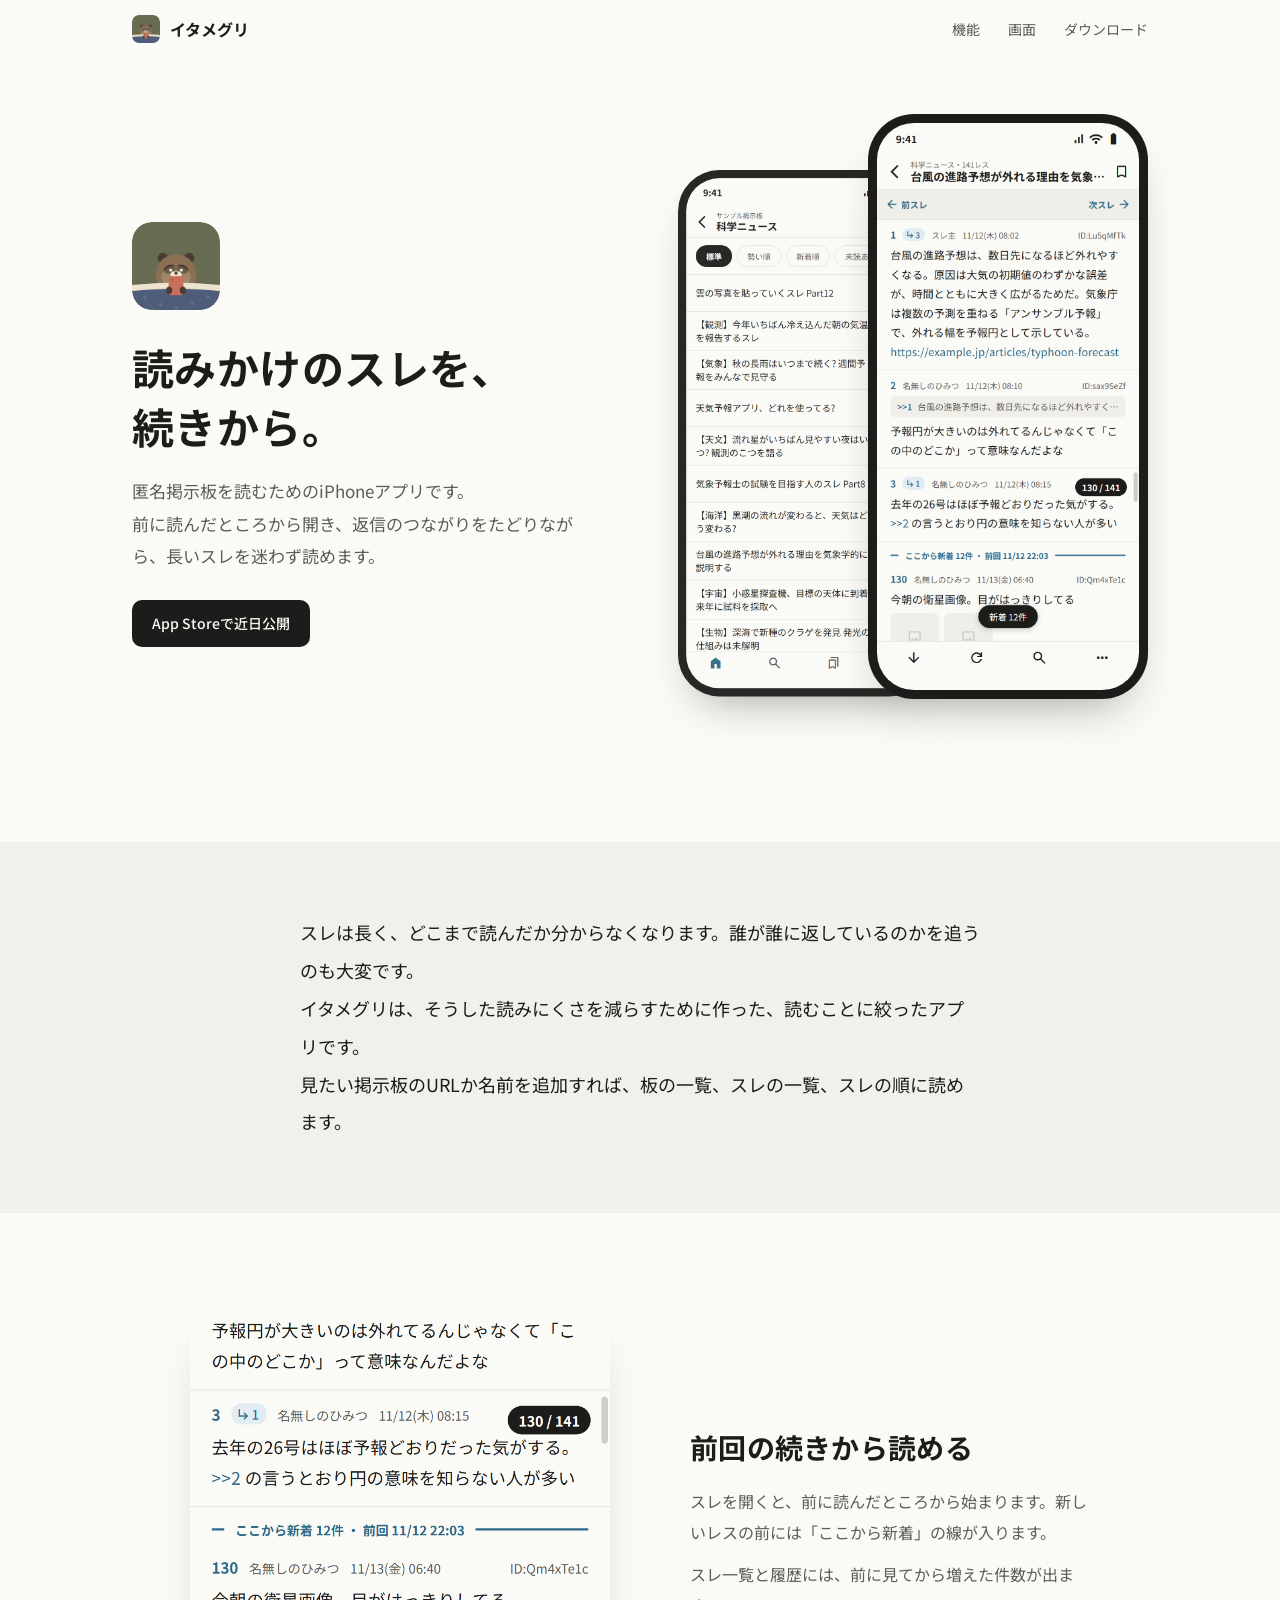
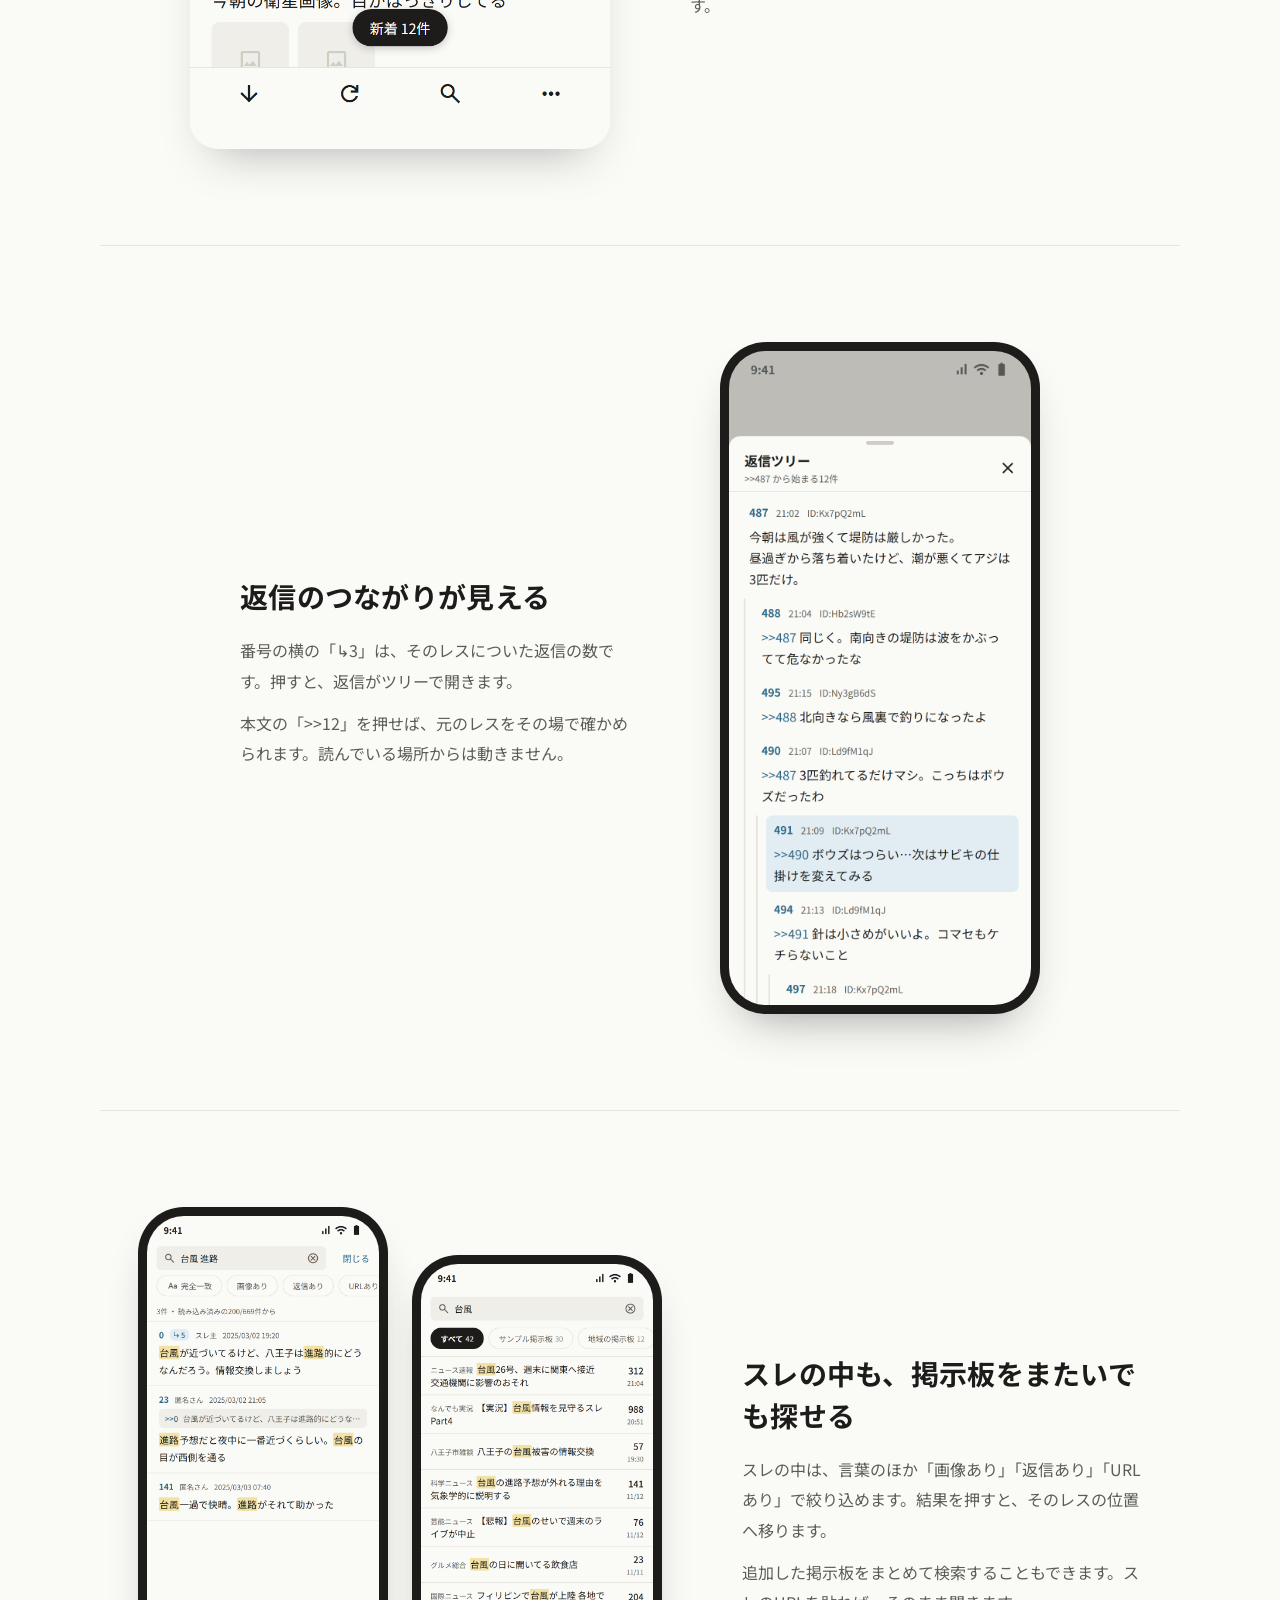
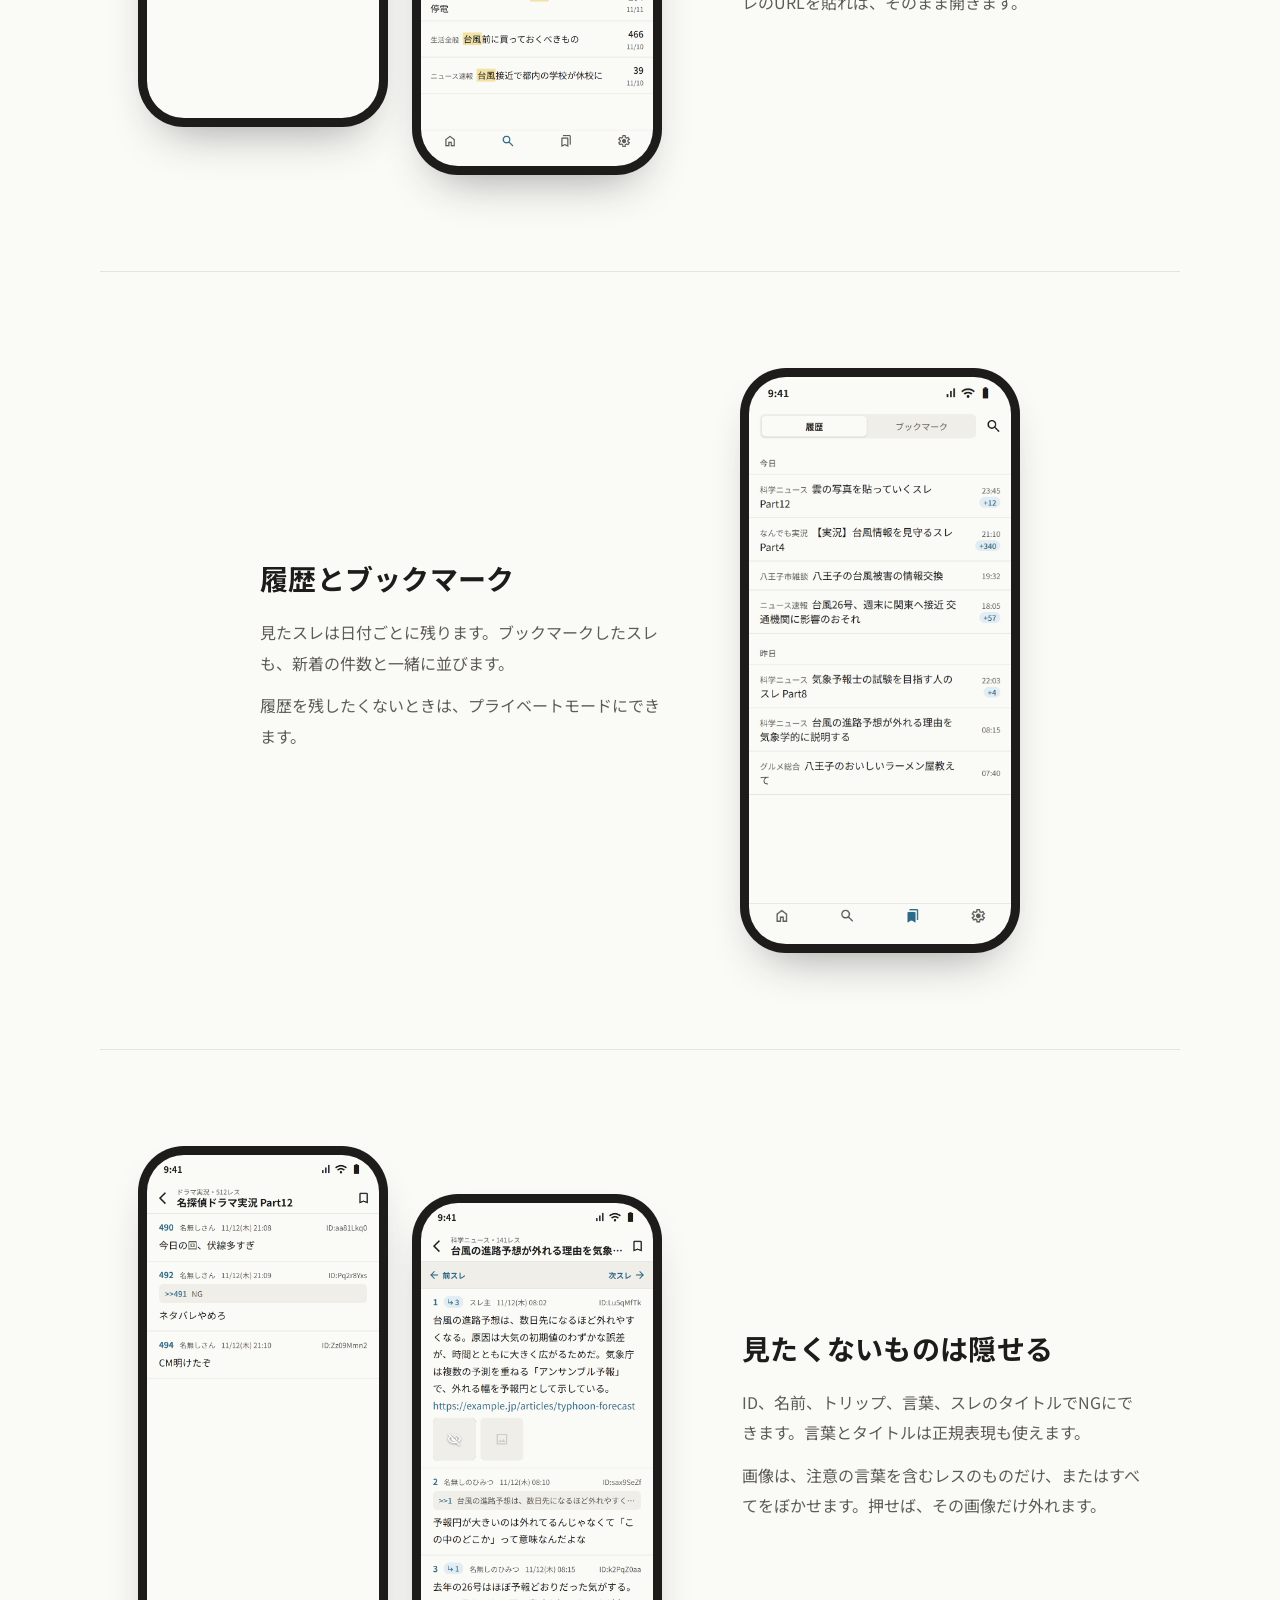
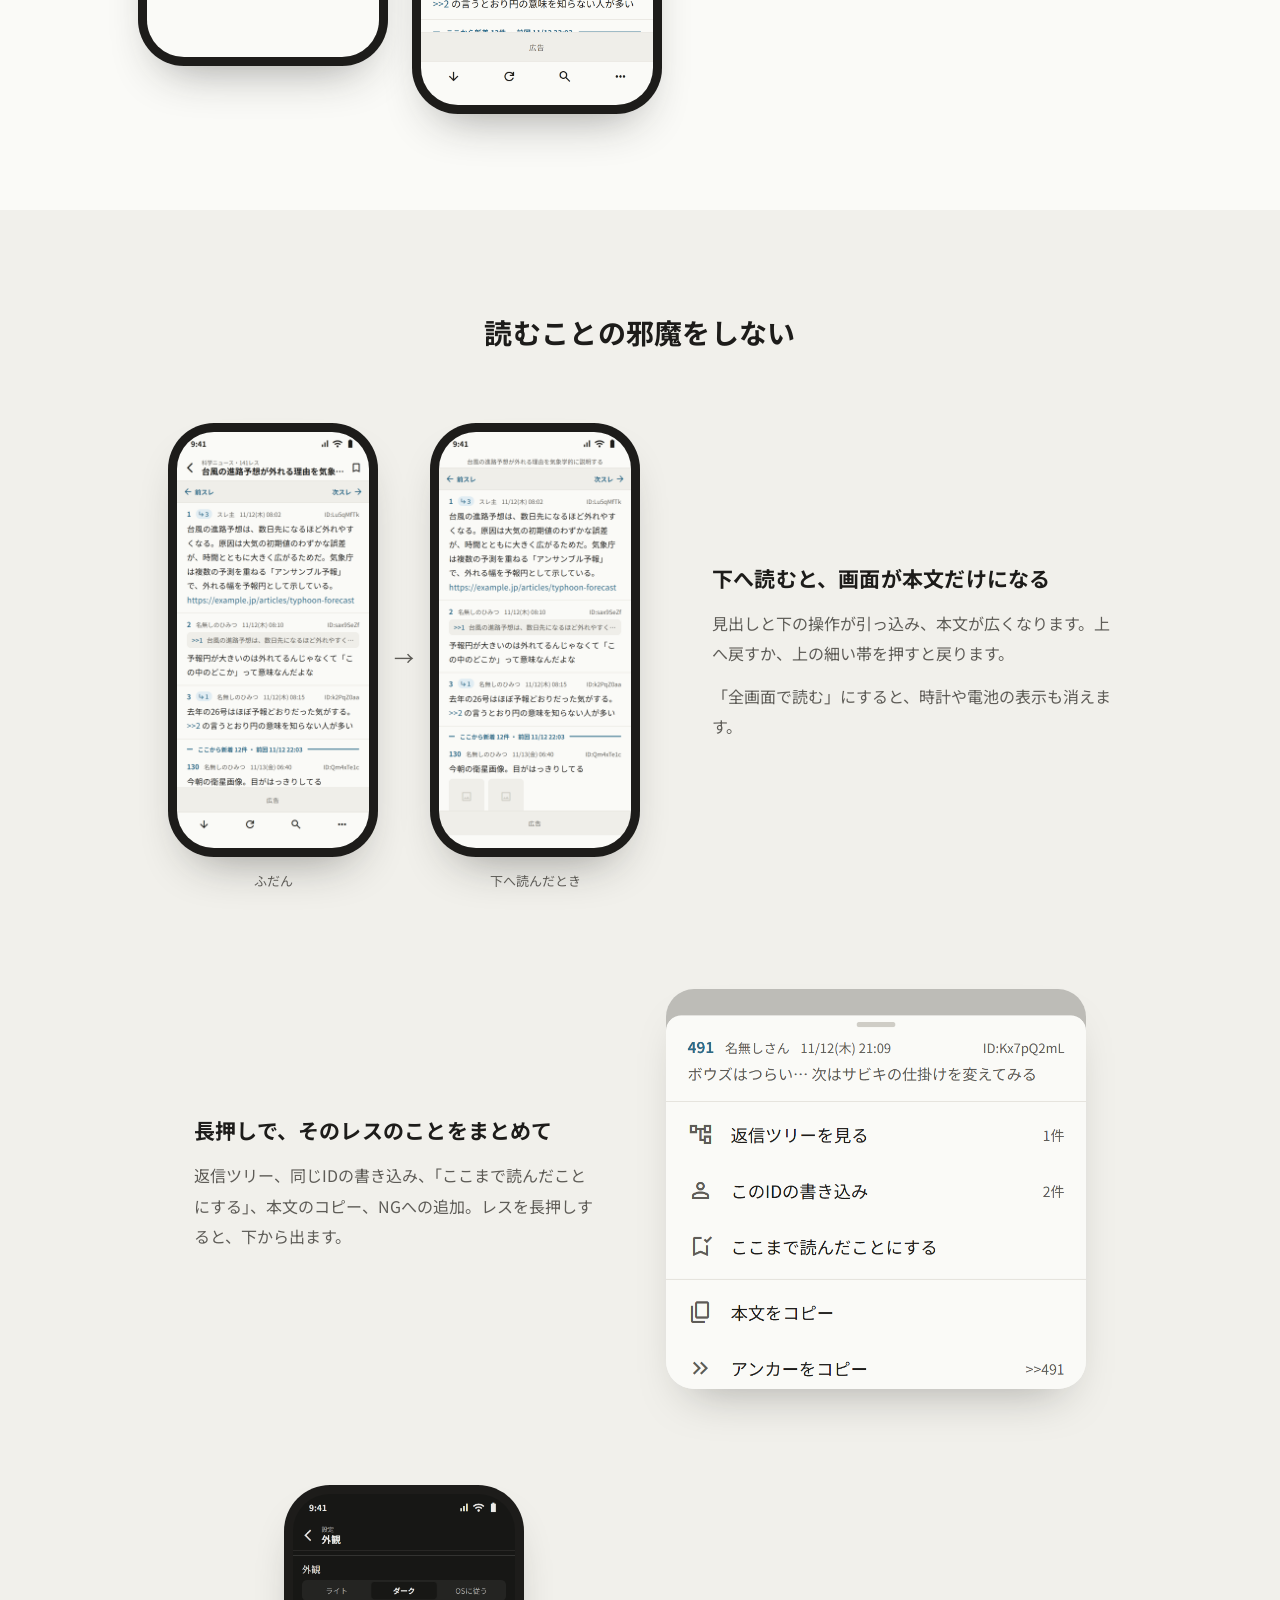
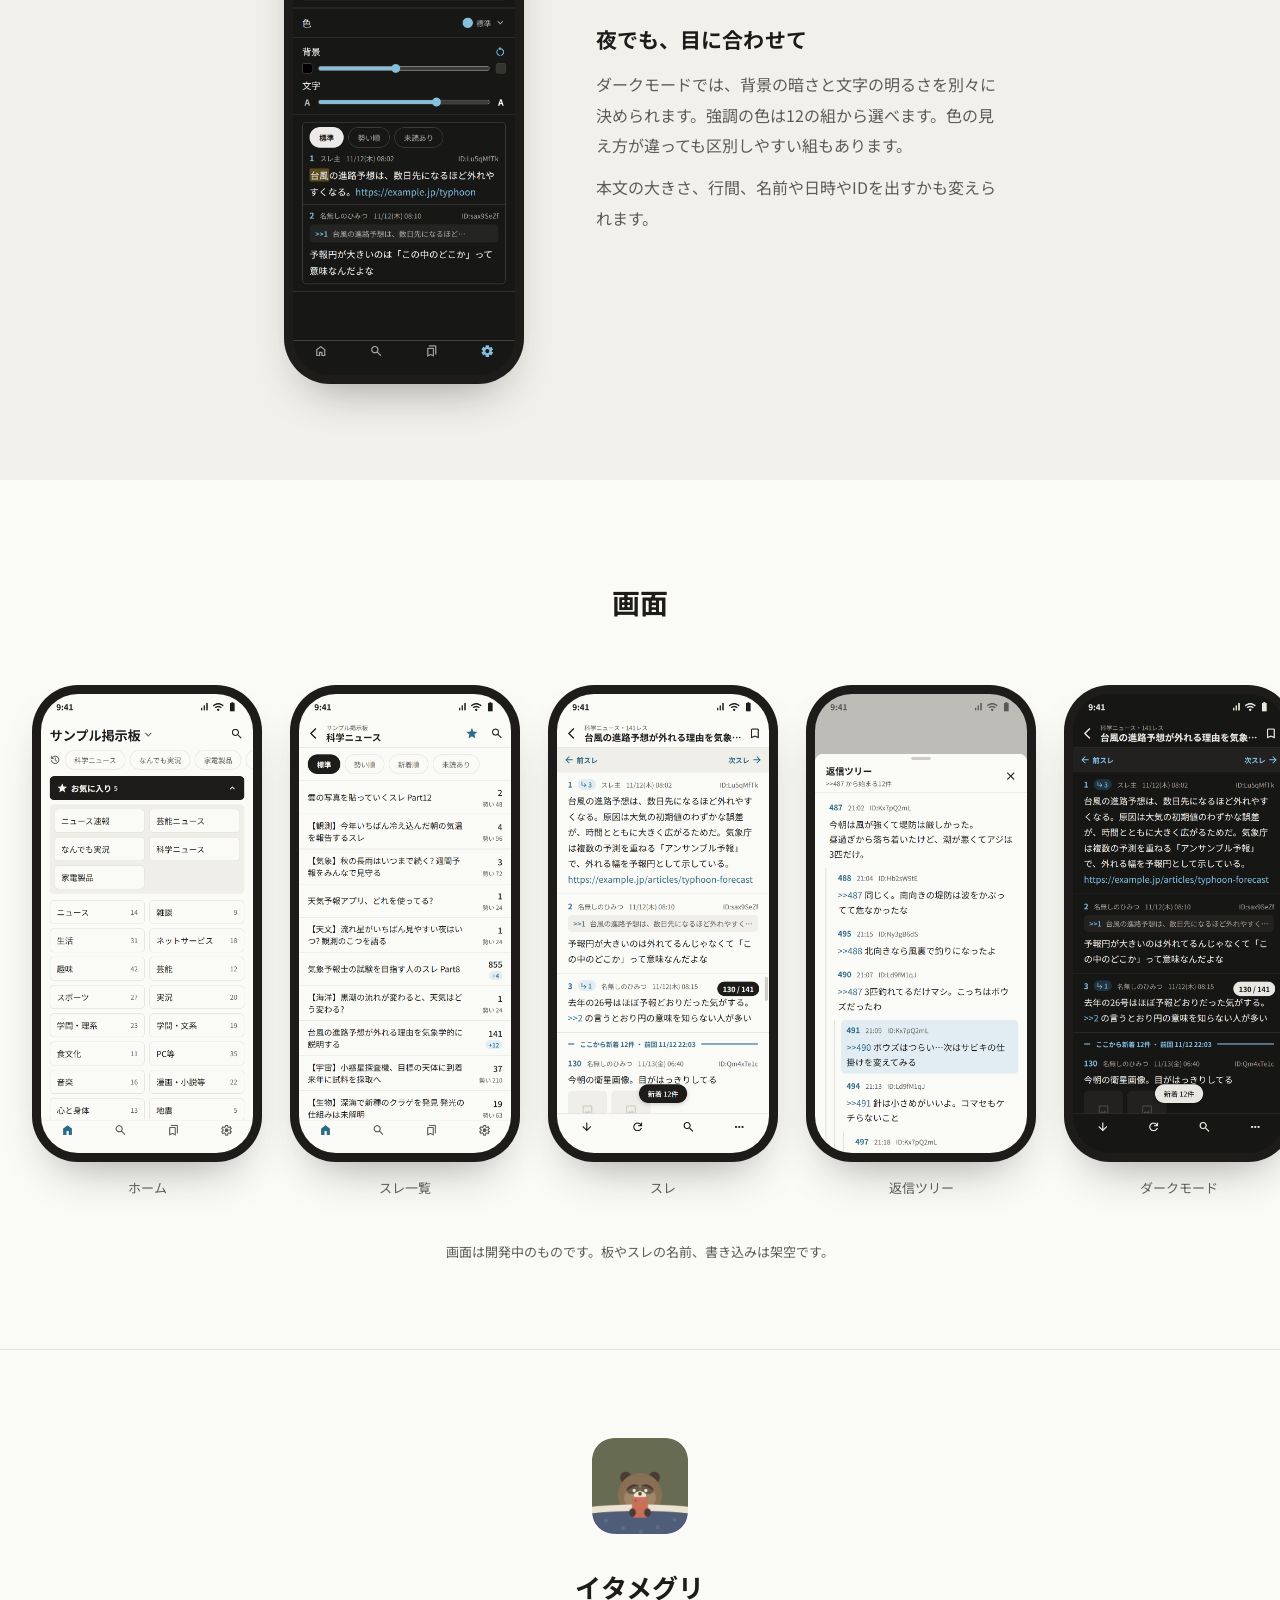
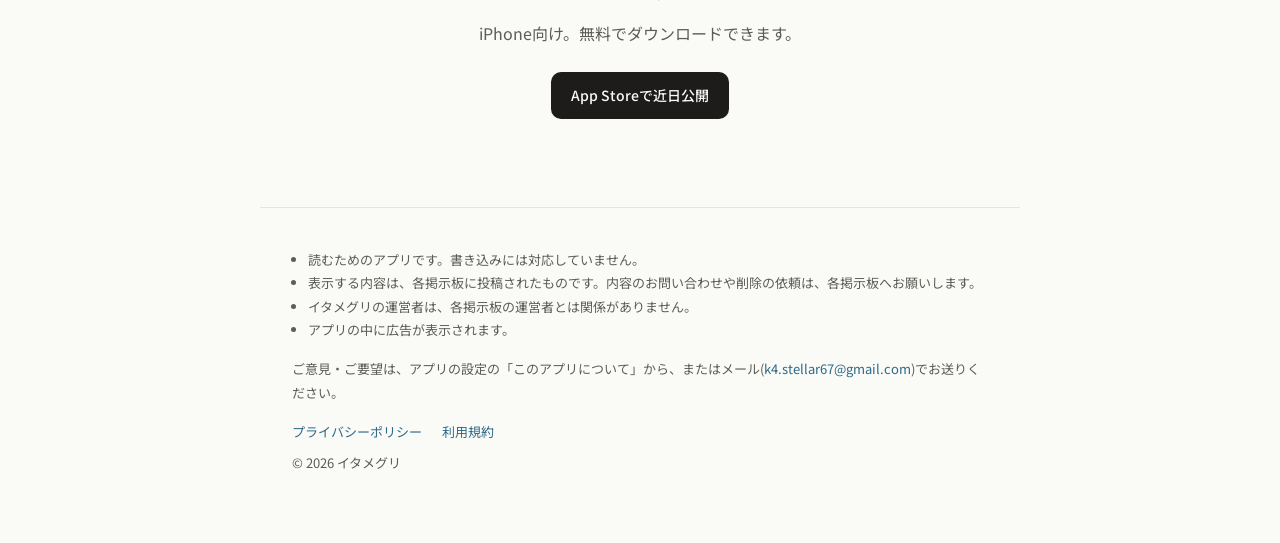
<file: index.html>
<!doctype html>
<html lang="ja">
<head>
<meta charset="utf-8">
<meta name="viewport" content="width=device-width, initial-scale=1">
<title>イタメグリ - 掲示板ブラウザ</title>
<meta name="description" content="匿名掲示板を読むためのiPhoneアプリ。前回の続きから、返信のつながりをたどりながら、長いスレを迷わず読めます。">
<link rel="stylesheet" href="https://fonts.googleapis.com/css2?family=Noto+Sans+JP:wght@400;500;700&display=swap">
<link rel="stylesheet" href="lp.css">
<link rel="icon" href="icon.png">
<link rel="apple-touch-icon" href="icon.png">
</head>
<body>

<!-- 画面の画像は、画面のモックから書き出したもの(scripts/render-site-shots.ts)。板とスレの名前は架空 -->

<header class="top">
  <a class="brand" href="./"><img src="icon.png" alt="" width="28" height="28">イタメグリ</a>
  <nav><a href="#features">機能</a><a href="#gallery">画面</a><a href="#download">ダウンロード</a></nav>
</header>

<section class="hero">
  <div class="hero-text">
    <img class="hero-icon" src="icon.png" alt="" width="88" height="88">
    <h1>読みかけのスレを、<br>続きから。</h1>
    <p>匿名掲示板を読むためのiPhoneアプリです。<br>前に読んだところから開き、返信のつながりをたどりながら、長いスレを迷わず読めます。</p>
    <span class="store">App Storeで近日公開</span>
  </div>
  <div class="hero-shots">
    <figure class="device back"><img src="shots/thread-list.png" alt="スレ一覧の画面" width="390" height="844"></figure>
    <figure class="device front"><img src="shots/thread.png" alt="スレの画面。新しいレスの前に「ここから新着」の線が入っている" width="390" height="844"></figure>
  </div>
</section>

<section class="concept reveal">
  <p>スレは長く、どこまで読んだか分からなくなります。誰が誰に返しているのかを追うのも大変です。<br>イタメグリは、そうした読みにくさを減らすために作った、読むことに絞ったアプリです。<br>見たい掲示板のURLか名前を追加すれば、板の一覧、スレの一覧、スレの順に読めます。</p>
</section>

<div id="features">

<section class="feature reveal">
  <div class="zoom boundary"><img src="shots/thread.png" alt="スレの画面の一部。「ここから新着 12件」の線と、新着へ移るボタン" width="390" height="844" loading="lazy"></div>
  <div class="copy">
    <h2>前回の続きから読める</h2>
    <p>スレを開くと、前に読んだところから始まります。新しいレスの前には「ここから新着」の線が入ります。</p>
    <p>スレ一覧と履歴には、前に見てから増えた件数が出ます。</p>
  </div>
</section>

<section class="feature flip reveal">
  <figure class="device large"><img src="shots/tree.png" alt="返信ツリーの画面" width="390" height="844" loading="lazy"></figure>
  <div class="copy">
    <h2>返信のつながりが見える</h2>
    <p>番号の横の「↳3」は、そのレスについた返信の数です。押すと、返信がツリーで開きます。</p>
    <p>本文の「&gt;&gt;12」を押せば、元のレスをその場で確かめられます。読んでいる場所からは動きません。</p>
  </div>
</section>

<section class="feature reveal">
  <div class="pair">
    <figure class="device"><img src="shots/thread-search.png" alt="スレ内検索の画面" width="390" height="844" loading="lazy"></figure>
    <figure class="device"><img src="shots/search.png" alt="横断検索の画面" width="390" height="844" loading="lazy"></figure>
  </div>
  <div class="copy">
    <h2>スレの中も、掲示板をまたいでも探せる</h2>
    <p>スレの中は、言葉のほか「画像あり」「返信あり」「URLあり」で絞り込めます。結果を押すと、そのレスの位置へ移ります。</p>
    <p>追加した掲示板をまとめて検索することもできます。スレのURLを貼れば、そのまま開きます。</p>
  </div>
</section>

<section class="feature flip reveal">
  <figure class="device"><img src="shots/library.png" alt="ライブラリの画面。見たスレが日付ごとに並ぶ" width="390" height="844" loading="lazy"></figure>
  <div class="copy">
    <h2>履歴とブックマーク</h2>
    <p>見たスレは日付ごとに残ります。ブックマークしたスレも、新着の件数と一緒に並びます。</p>
    <p>履歴を残したくないときは、プライベートモードにできます。</p>
  </div>
</section>

<section class="feature reveal">
  <div class="pair">
    <figure class="device"><img src="shots/ng.png" alt="NGにしたレスが1行に縮んだスレ" width="390" height="844" loading="lazy"></figure>
    <figure class="device"><img src="shots/mosaic.png" alt="画像にモザイクがかかったスレ" width="390" height="844" loading="lazy"></figure>
  </div>
  <div class="copy">
    <h2>見たくないものは隠せる</h2>
    <p>ID、名前、トリップ、言葉、スレのタイトルでNGにできます。言葉とタイトルは正規表現も使えます。</p>
    <p>画像は、注意の言葉を含むレスのものだけ、またはすべてをぼかせます。押せば、その画像だけ外れます。</p>
  </div>
</section>

</div>

<section class="ease">
  <h2 class="reveal">読むことの邪魔をしない</h2>

  <div class="ease-row reveal">
    <div class="before-after">
      <figure><div class="device small"><img src="shots/bars-shown.png" alt="見出しと下部の操作が出ている画面" width="390" height="844" loading="lazy"></div><figcaption>ふだん</figcaption></figure>
      <span class="arrow" aria-hidden="true">→</span>
      <figure><div class="device small"><img src="shots/bars-hidden.png" alt="見出しと下部の操作が隠れた画面" width="390" height="844" loading="lazy"></div><figcaption>下へ読んだとき</figcaption></figure>
    </div>
    <div class="copy">
      <h3>下へ読むと、画面が本文だけになる</h3>
      <p>見出しと下の操作が引っ込み、本文が広くなります。上へ戻すか、上の細い帯を押すと戻ります。</p>
      <p>「全画面で読む」にすると、時計や電池の表示も消えます。</p>
    </div>
  </div>

  <div class="ease-row flip reveal">
    <div class="zoom menu">
      <img src="shots/longpress.png" alt="レスを長押ししたときのメニュー" width="390" height="844" loading="lazy">
    </div>
    <div class="copy">
      <h3>長押しで、そのレスのことをまとめて</h3>
      <p>返信ツリー、同じIDの書き込み、「ここまで読んだことにする」、本文のコピー、NGへの追加。レスを長押しすると、下から出ます。</p>
    </div>
  </div>

  <div class="ease-row reveal">
    <div class="device small dark"><img src="shots/appearance-dark.png" alt="外観の設定。ダークの背景と文字の明るさのスライダー" width="390" height="844" loading="lazy"></div>
    <div class="copy">
      <h3>夜でも、目に合わせて</h3>
      <p>ダークモードでは、背景の暗さと文字の明るさを別々に決められます。強調の色は12の組から選べます。色の見え方が違っても区別しやすい組もあります。</p>
      <p>本文の大きさ、行間、名前や日時やIDを出すかも変えられます。</p>
    </div>
  </div>
</section>

<section class="gallery" id="gallery">
  <h2 class="reveal">画面</h2>
  <div class="strip">
    <figure><div class="device"><img src="shots/home.png" alt="" width="390" height="844" loading="lazy"></div><figcaption>ホーム</figcaption></figure>
    <figure><div class="device"><img src="shots/thread-list.png" alt="" width="390" height="844" loading="lazy"></div><figcaption>スレ一覧</figcaption></figure>
    <figure><div class="device"><img src="shots/thread.png" alt="" width="390" height="844" loading="lazy"></div><figcaption>スレ</figcaption></figure>
    <figure><div class="device"><img src="shots/tree.png" alt="" width="390" height="844" loading="lazy"></div><figcaption>返信ツリー</figcaption></figure>
    <figure><div class="device"><img src="shots/thread-dark.png" alt="" width="390" height="844" loading="lazy"></div><figcaption>ダークモード</figcaption></figure>
    <figure><div class="device"><img src="shots/fullscreen.png" alt="" width="390" height="844" loading="lazy"></div><figcaption>全画面で読む</figcaption></figure>
    <figure><div class="device"><img src="shots/search.png" alt="" width="390" height="844" loading="lazy"></div><figcaption>横断検索</figcaption></figure>
    <figure><div class="device"><img src="shots/archive.png" alt="" width="390" height="844" loading="lazy"></div><figcaption>過去ログ</figcaption></figure>
    <figure><div class="device"><img src="shots/library.png" alt="" width="390" height="844" loading="lazy"></div><figcaption>ライブラリ</figcaption></figure>
    <figure><div class="device"><img src="shots/settings.png" alt="" width="390" height="844" loading="lazy"></div><figcaption>設定</figcaption></figure>
  </div>
  <p class="note">画面は開発中のものです。板やスレの名前、書き込みは架空です。</p>
</section>

<section class="download" id="download">
  <img src="icon.png" alt="" width="96" height="96">
  <h2>イタメグリ</h2>
  <p>iPhone向け。無料でダウンロードできます。</p>
  <span class="store">App Storeで近日公開</span>
</section>

<footer class="bottom">
  <ul class="notes">
    <li>読むためのアプリです。書き込みには対応していません。</li>
    <li>表示する内容は、各掲示板に投稿されたものです。内容のお問い合わせや削除の依頼は、各掲示板へお願いします。</li>
    <li>イタメグリの運営者は、各掲示板の運営者とは関係がありません。</li>
    <li>アプリの中に広告が表示されます。</li>
  </ul>
  <p class="contact">ご意見・ご要望は、アプリの設定の「このアプリについて」から、またはメール(<a href="mailto:k4.stellar67@gmail.com?subject=%E3%82%A4%E3%82%BF%E3%83%A1%E3%82%B0%E3%83%AA%20%E3%81%94%E6%84%8F%E8%A6%8B%E3%83%BB%E3%81%94%E8%A6%81%E6%9C%9B">k4.stellar67@gmail.com</a>)でお送りください。</p>
  <nav><a href="privacy.html">プライバシーポリシー</a><a href="terms.html">利用規約</a></nav>
  <p class="copyright">© 2026 イタメグリ</p>
</footer>

<script>
  // スクロールして画面に入った部分を、静かに表示する
  (function () {
    var items = document.querySelectorAll(".reveal");
    if (!("IntersectionObserver" in window) || matchMedia("(prefers-reduced-motion: reduce)").matches) {
      items.forEach(function (el) { el.classList.add("shown"); });
      return;
    }
    var io = new IntersectionObserver(function (entries) {
      entries.forEach(function (e) {
        if (e.isIntersecting) { e.target.classList.add("shown"); io.unobserve(e.target); }
      });
    }, { rootMargin: "0px 0px -10% 0px" });
    items.forEach(function (el) { io.observe(el); });
  })();
</script>
</body>
</html>
</file>
<file: lp.css>
/* 紹介ページ(index.html)の見た目。色はアプリと同じ(src/shared/ui/theme/tokens.ts のライト) */
:root {
  --bg: #FAFAF7;
  --band: #F1F0EB;
  --line: #E6E4DE;
  --text: #1D1C1A;
  --muted: #5E5C57;
  --accent: #2C6A89;
  --bezel: #1D1C1A;
  --font: "Noto Sans JP", "Hiragino Sans", "Hiragino Kaku Gothic ProN", system-ui, sans-serif;
}

* { box-sizing: border-box; }
html { scroll-behavior: smooth; }
body { margin: 0; background: var(--bg); color: var(--text); font-family: var(--font); font-size: 16px; line-height: 1.9; -webkit-font-smoothing: antialiased; }
a { color: var(--accent); text-decoration: none; }
a:hover { text-decoration: underline; }
h1, h2, h3 { font-weight: 700; letter-spacing: 0.01em; margin: 0; }
p { margin: 0 0 12px; }
figure { margin: 0; }

/* 上の帯 */
.top { position: sticky; top: 0; z-index: 10; display: flex; align-items: center; justify-content: space-between; max-width: 1080px; margin: 0 auto; padding: 14px 32px; background: var(--bg); }
.brand { display: flex; align-items: center; gap: 10px; color: var(--text); font-weight: 700; }
.brand img { border-radius: 7px; }
.brand:hover { text-decoration: none; }
.top nav { display: flex; gap: 28px; font-size: 14px; }
.top nav a { color: var(--muted); }

/* 端末の枠。画像はモックの390×844を2倍で書き出したもの */
.device { width: 280px; padding: 9px; border-radius: 46px; background: var(--bezel); box-shadow: 0 24px 48px -24px rgba(29, 28, 26, 0.45); flex: none; }
.device img { display: block; width: 100%; height: auto; aspect-ratio: 390 / 844; border-radius: 37px; background: var(--bg); }
.device.large { width: 320px; }
.device.small { width: 240px; }

/* 最初の画面 */
.hero { display: flex; align-items: center; justify-content: space-between; gap: 48px; max-width: 1080px; margin: 0 auto; padding: 56px 32px 88px; }
.hero-text { max-width: 460px; }
.hero-icon { display: block; border-radius: 20px; margin-bottom: 28px; }
.hero h1 { font-size: 42px; line-height: 1.4; margin-bottom: 20px; }
.hero p { color: var(--muted); font-size: 17px; margin-bottom: 28px; }
.hero-shots { position: relative; width: 470px; height: 640px; flex: none; }
.hero-shots .device { position: absolute; }
.hero-shots .front { right: 0; top: 0; }
.hero-shots .back { left: 0; top: 56px; transform: scale(0.9); transform-origin: left top; opacity: 0.95; }

/* App Storeへの導線(公開までは押せない) */
.store { display: inline-block; padding: 10px 20px; border-radius: 10px; background: var(--text); color: var(--bg); font-size: 14px; font-weight: 500; }

/* 作った理由 */
.concept { background: var(--band); padding: 72px 32px; }
.concept p { max-width: 680px; margin: 0 auto; font-size: 18px; line-height: 2.1; }

/* 機能。画像と文を左右交互に置く */
.feature { display: flex; align-items: center; justify-content: center; gap: 80px; max-width: 1080px; margin: 0 auto; padding: 96px 32px; }
.feature.flip { flex-direction: row-reverse; }
.feature + .feature { border-top: 1px solid var(--line); }
.copy { max-width: 400px; }
.copy h2 { font-size: 28px; line-height: 1.5; margin-bottom: 18px; }
.copy h3 { font-size: 21px; line-height: 1.5; margin-bottom: 14px; }
.copy p { color: var(--muted); }
.pair { display: flex; gap: 24px; align-items: flex-start; }
.pair .device { width: 250px; }
.pair .device:nth-child(2) { margin-top: 48px; }

/* 使いやすさ */
.ease { background: var(--band); padding: 96px 32px; }
.ease > h2 { text-align: center; font-size: 28px; margin-bottom: 64px; }
.ease-row { display: flex; align-items: center; justify-content: center; gap: 72px; max-width: 1000px; margin: 0 auto; }
.ease-row + .ease-row { margin-top: 96px; }
.ease-row.flip { flex-direction: row-reverse; }
.before-after { display: flex; align-items: center; gap: 16px; }
.before-after figcaption { text-align: center; color: var(--muted); font-size: 13px; margin-top: 12px; }
.before-after .device { width: 210px; }
.arrow { color: var(--muted); font-size: 20px; }

/* 長押しのメニューは、画面の下半分を大きく切り出して見せる */
.zoom { width: 420px; height: 420px; border-radius: 28px; overflow: hidden; background: var(--bg); box-shadow: 0 24px 48px -24px rgba(29, 28, 26, 0.35); flex: none; }
.zoom img { display: block; width: 100%; height: auto; transform: translateY(var(--y)); }
.zoom.menu { --y: -45.5%; height: 400px; }
.zoom.boundary { --y: -52%; height: 440px; }

/* 画面の一覧。横に流す */
.gallery { padding: 96px 0 72px; }
.gallery > h2 { text-align: center; font-size: 28px; margin-bottom: 48px; }
.strip { display: flex; gap: 28px; overflow-x: auto; padding: 8px 32px 24px; scroll-snap-type: x mandatory; scrollbar-width: thin; }
.strip figure { flex: none; scroll-snap-align: center; }
.strip figure:first-child { margin-left: auto; }
.strip figure:last-child { margin-right: auto; }
.strip .device { width: 230px; transition: transform 0.25s ease; }
.strip figure:hover .device { transform: translateY(-6px); }
.strip figcaption { text-align: center; color: var(--muted); font-size: 13px; margin-top: 14px; }
.note { text-align: center; color: var(--muted); font-size: 13px; margin-top: 16px; }

/* 最後 */
.download { text-align: center; padding: 88px 32px; border-top: 1px solid var(--line); }
.download img { border-radius: 22px; }
.download h2 { font-size: 26px; margin: 20px 0 6px; }
.download p { color: var(--muted); margin-bottom: 24px; }

.bottom { max-width: 760px; margin: 0 auto; padding: 40px 32px 56px; border-top: 1px solid var(--line); color: var(--muted); font-size: 13px; line-height: 1.8; }
.notes { margin: 0 0 16px; padding-left: 1.2em; }
.contact { margin-bottom: 16px; }
.bottom nav { display: flex; gap: 20px; margin-bottom: 8px; }

/* スクロールで入ったときに静かに出す(index.htmlのスクリプト) */
.reveal { opacity: 0; transform: translateY(16px); transition: opacity 0.7s ease, transform 0.7s ease; }
.reveal.shown { opacity: 1; transform: none; }
@media (prefers-reduced-motion: reduce) {
  html { scroll-behavior: auto; }
  .reveal { opacity: 1; transform: none; transition: none; }
}

/* 幅の狭い画面では縦に積む(崩れない程度) */
@media (max-width: 860px) {
  .top { padding: 12px 20px; }
  .top nav { display: none; }
  .hero, .feature, .feature.flip, .ease-row, .ease-row.flip { flex-direction: column; gap: 40px; padding-left: 20px; padding-right: 20px; }
  .hero h1 { font-size: 32px; }
  .hero-shots { width: 100%; max-width: 360px; height: 560px; }
  .hero-shots .device { width: 240px; }
  .pair .device { width: 46%; }
  .pair { width: 100%; justify-content: center; }
  .before-after .device { width: 140px; }
  .zoom { width: 100%; max-width: 360px; height: 360px; }
}
</file>
